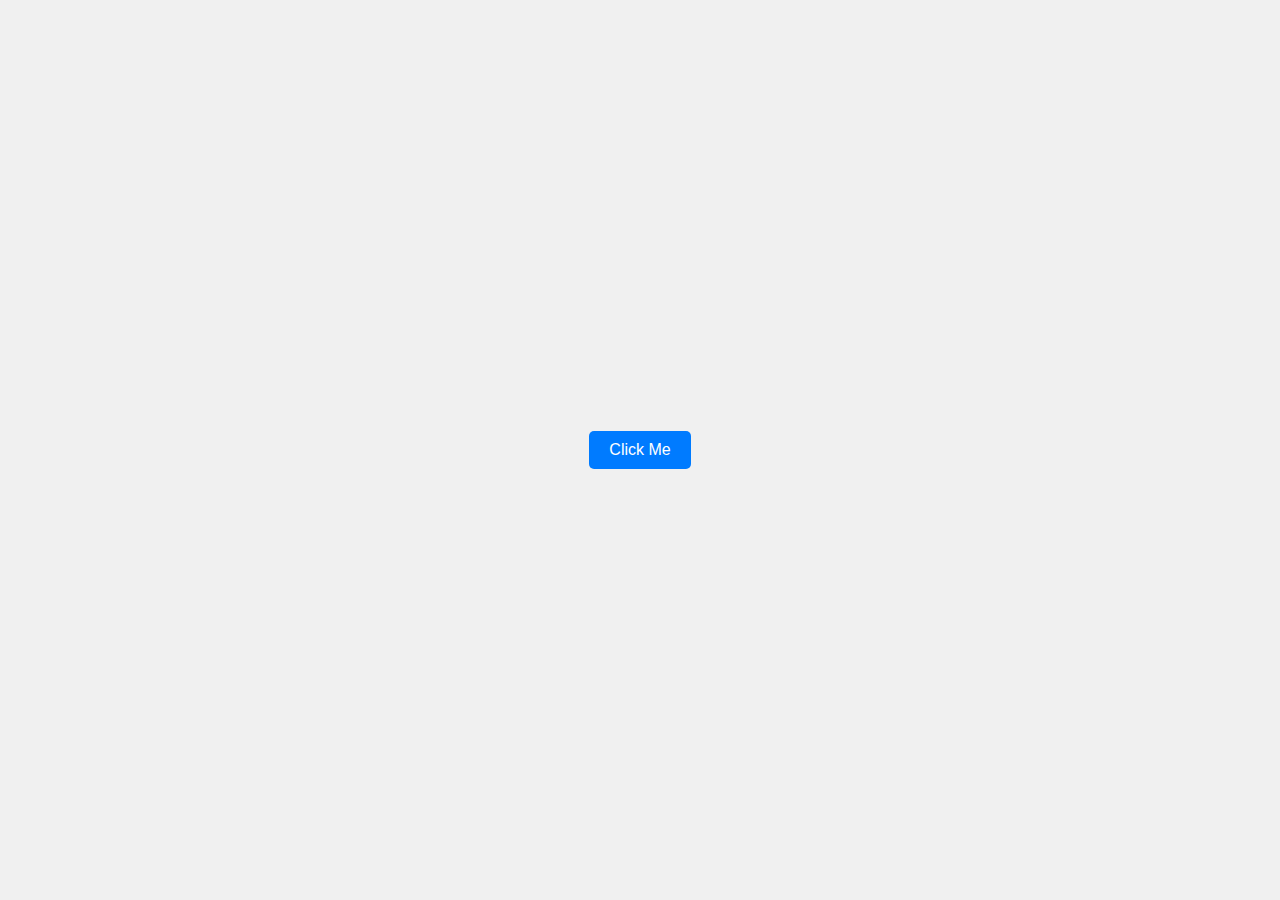
<file: level1task2-1/index.html>
<!DOCTYPE html>
<html lang="en">
<head>
    <meta charset="UTF-8">
    <meta name="viewport" content="width=device-width, initial-scale=1.0">
    <title>Color Changing Button</title>
    <style>
        body {
            font-family: Arial, sans-serif;
            display: flex;
            justify-content: center;
            align-items: center;
            height: 100vh;
            margin: 0;
            background-color: #f0f0f0;
        }

        .container {
            text-align: center;
        }

        button {
            padding: 10px 20px;
            border: none;
            border-radius: 5px;
            background-color: #007bff;
            color: white;
            font-size: 16px;
            cursor: pointer;
            transition: background-color 0.3s ease;
        }

        button:hover {
            background-color: #0056b3;
        }
    </style>
</head>
<body>
    <div class="container">
        <button id="colorButton">Click Me</button>
    </div>

    <script>
        // JavaScript code to change button color on click
        document.addEventListener('DOMContentLoaded', () => {
            const button = document.getElementById('colorButton');
            
            // Array of colors
            const colors = ['#007bff', '#28a745', '#dc3545', '#ffc107', '#17a2b8'];
            let currentColorIndex = 0;

            button.addEventListener('click', () => {
                // Update the button's background color
                currentColorIndex = (currentColorIndex + 1) % colors.length;
                button.style.backgroundColor = colors[currentColorIndex];
            });
        });
    </script>
</body>
</html>
</file>
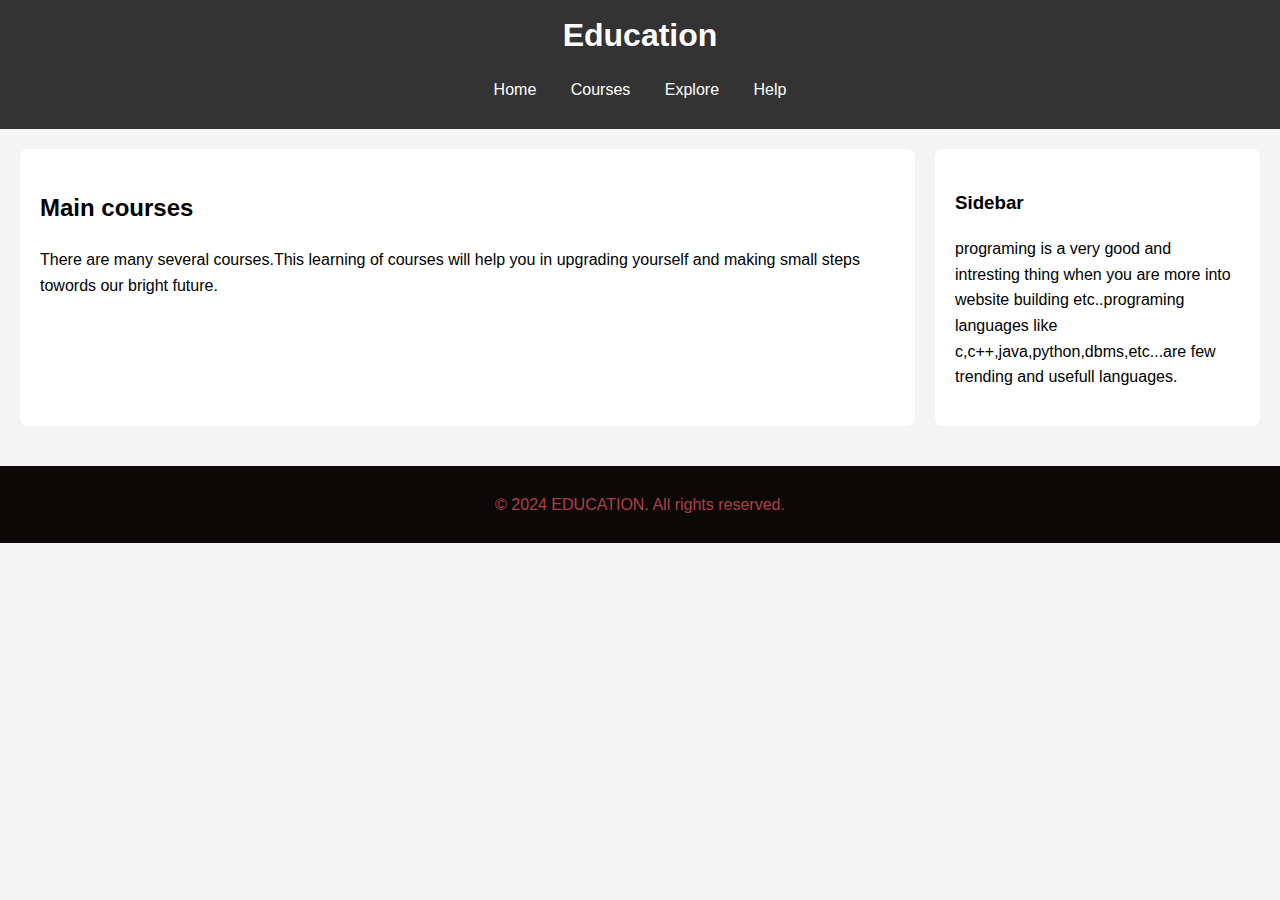
<file: level2-task2-1/index.html>
<!DOCTYPE html>
<html lang="en">
<head>
    <meta charset="UTF-8">
    <meta name="viewport" content="width=device-width, initial-scale=1.0">
    <title>Responsive Webpage</title>
    <link rel="stylesheet" href="styles.css">
</head>
<body>
    <header>
        <h1>Education</h1>
        <nav>
            <ul>
                <li><a href="#">Home</a></li>
                <li><a href="#">Courses</a></li>
                <li><a href="#">Explore</a></li>
                <li><a href="#">Help</a></li>
            </ul>
        </nav>
    </header>

    <main>
        <section class="content">
            <h2>Main courses</h2>
            <p>There are many several courses.This learning of courses will help you in upgrading yourself and making small steps towords our bright future.</p>
        </section>

        <aside class="sidebar">
            <h3>Sidebar</h3>
            <p>programing is a very good and intresting thing when you are more into website building etc..programing languages like c,c++,java,python,dbms,etc...are few trending and usefull languages.</p>
        </aside>
    </main>

    <footer>
        <p>&copy; 2024 EDUCATION. All rights reserved.</p>
    </footer>
</body>
</html>
</file>
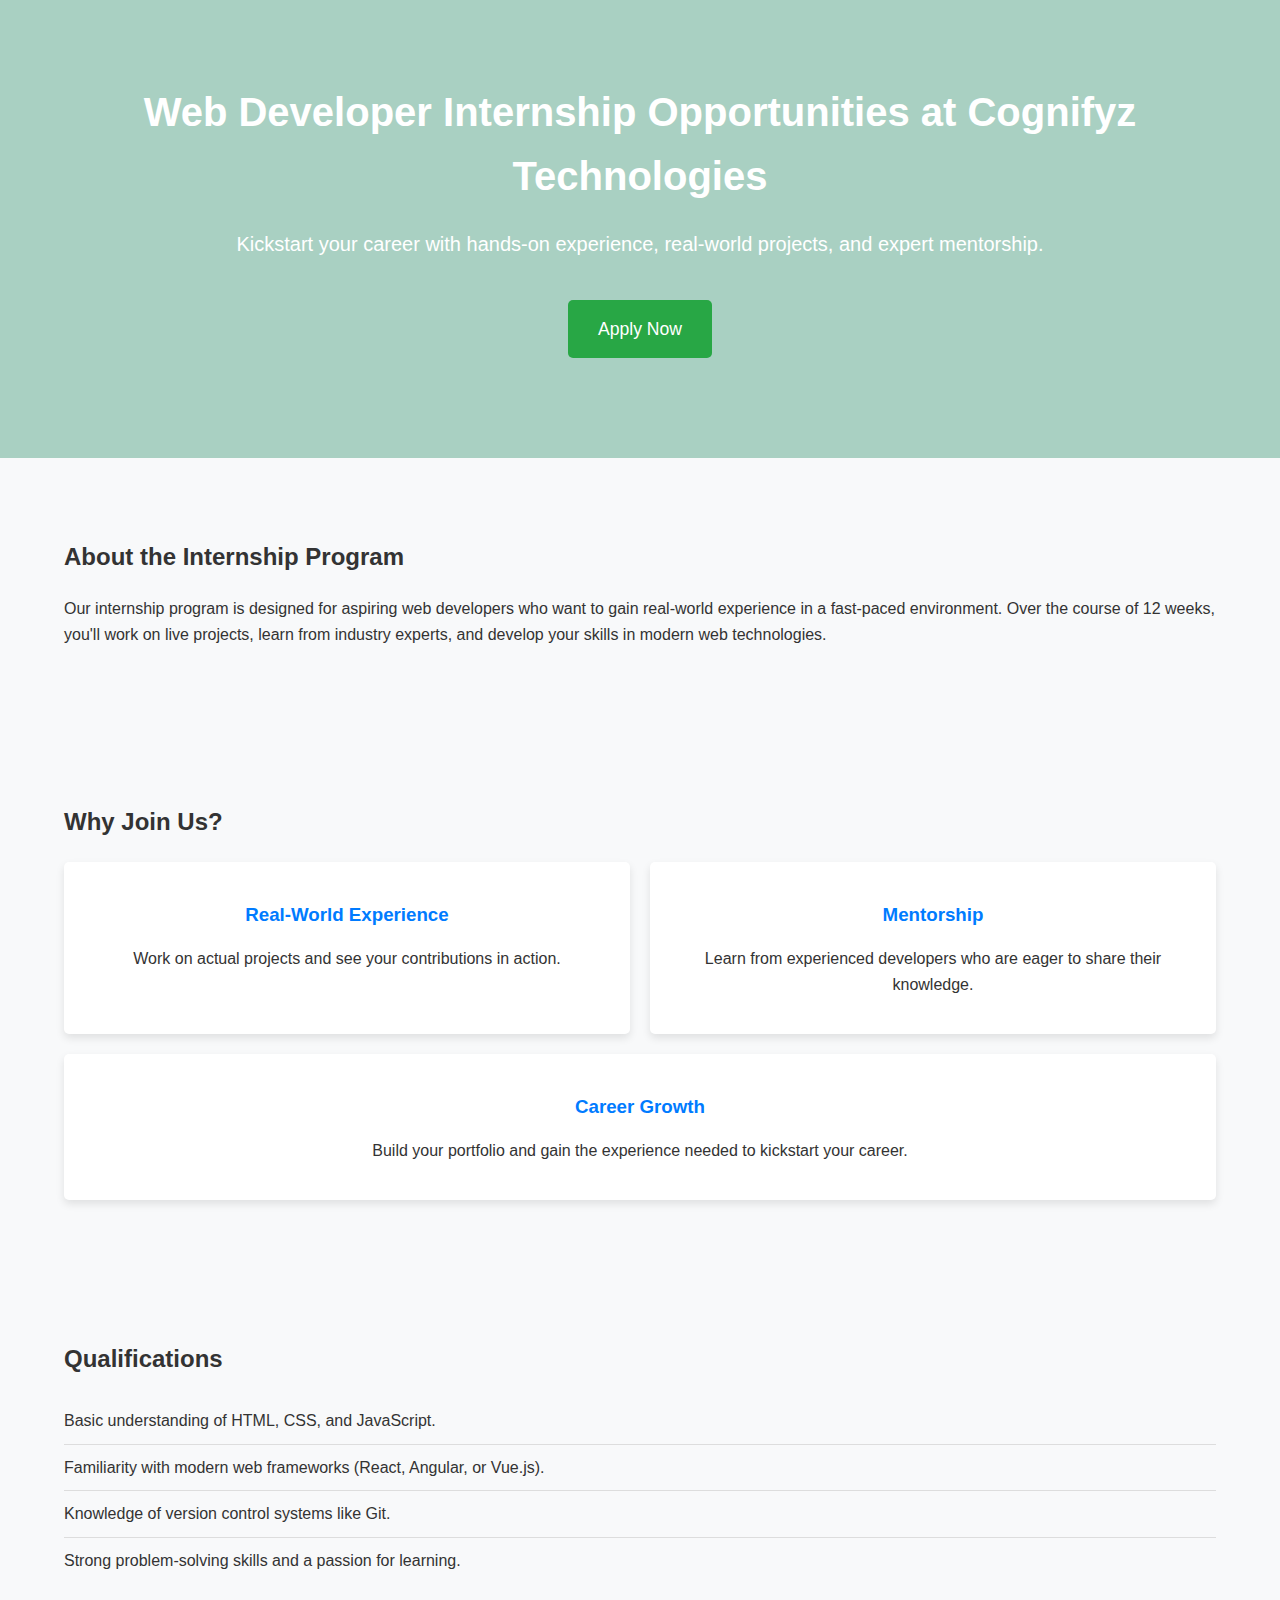
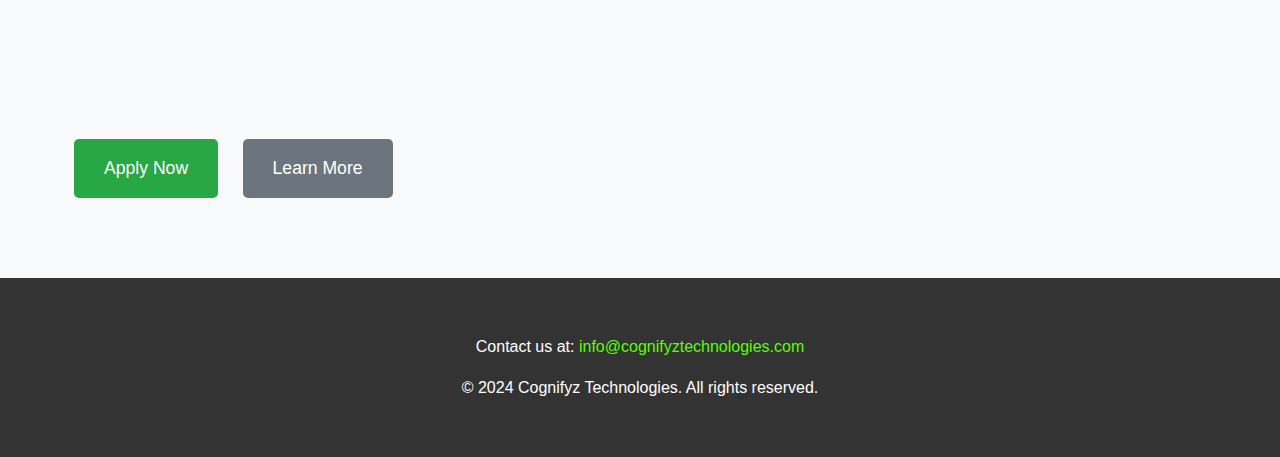
<file: level3 task2/index.html>
<!DOCTYPE html>
<html lang="en">
<head>
    <meta charset="UTF-8">
    <meta name="viewport" content="width=device-width, initial-scale=1.0">
    <title>Web Developer Internship - Cognifyz Technologies</title>
    <link rel="stylesheet" href="styles.css">
</head>
<body>
    <header class="hero-section">
        <div class="container">
            <h1>Web Developer Internship Opportunities at Cognifyz Technologies</h1>
            <p>Kickstart your career with hands-on experience, real-world projects, and expert mentorship.</p>
            <a href="#apply" class="cta-button">Apply Now</a>
        </div>
    </header>

    <section class="overview-section">
        <div class="container">
            <h2>About the Internship Program</h2>
            <p>Our internship program is designed for aspiring web developers who want to gain real-world experience in a fast-paced environment. Over the course of 12 weeks, you'll work on live projects, learn from industry experts, and develop your skills in modern web technologies.</p>
        </div>
    </section>

    <section class="highlights-section">
        <div class="container">
            <h2>Why Join Us?</h2>
            <div class="highlights">
                <div class="highlight-item">
                    <h3>Real-World Experience</h3>
                    <p>Work on actual projects and see your contributions in action.</p>
                </div>
                <div class="highlight-item">
                    <h3>Mentorship</h3>
                    <p>Learn from experienced developers who are eager to share their knowledge.</p>
                </div>
                <div class="highlight-item">
                    <h3>Career Growth</h3>
                    <p>Build your portfolio and gain the experience needed to kickstart your career.</p>
                </div>
            </div>
        </div>
    </section>

    <section class="qualifications-section">
        <div class="container">
            <h2>Qualifications</h2>
            <ul>
                <li>Basic understanding of HTML, CSS, and JavaScript.</li>
                <li>Familiarity with modern web frameworks (React, Angular, or Vue.js).</li>
                <li>Knowledge of version control systems like Git.</li>
                <li>Strong problem-solving skills and a passion for learning.</li>
            </ul>
        </div>
    </section>

    <section class="cta-section" id="apply">
        <div class="container">
            <a href="https://www.cognifyztechnologies.com/apply" class="cta-button">Apply Now</a>
            <a href="https://www.cognifyztechnologies.com/learnmore" class="cta-button secondary">Learn More</a>
        </div>
    </section>

    <footer class="footer-section">
        <div class="container">
            <p>Contact us at: <a href="mailto:info@cognifyztechnologies.com">info@cognifyztechnologies.com</a></p>
            <p>&copy; 2024 Cognifyz Technologies. All rights reserved.</p>
        </div>
    </footer>
</body>
</html>
</file>
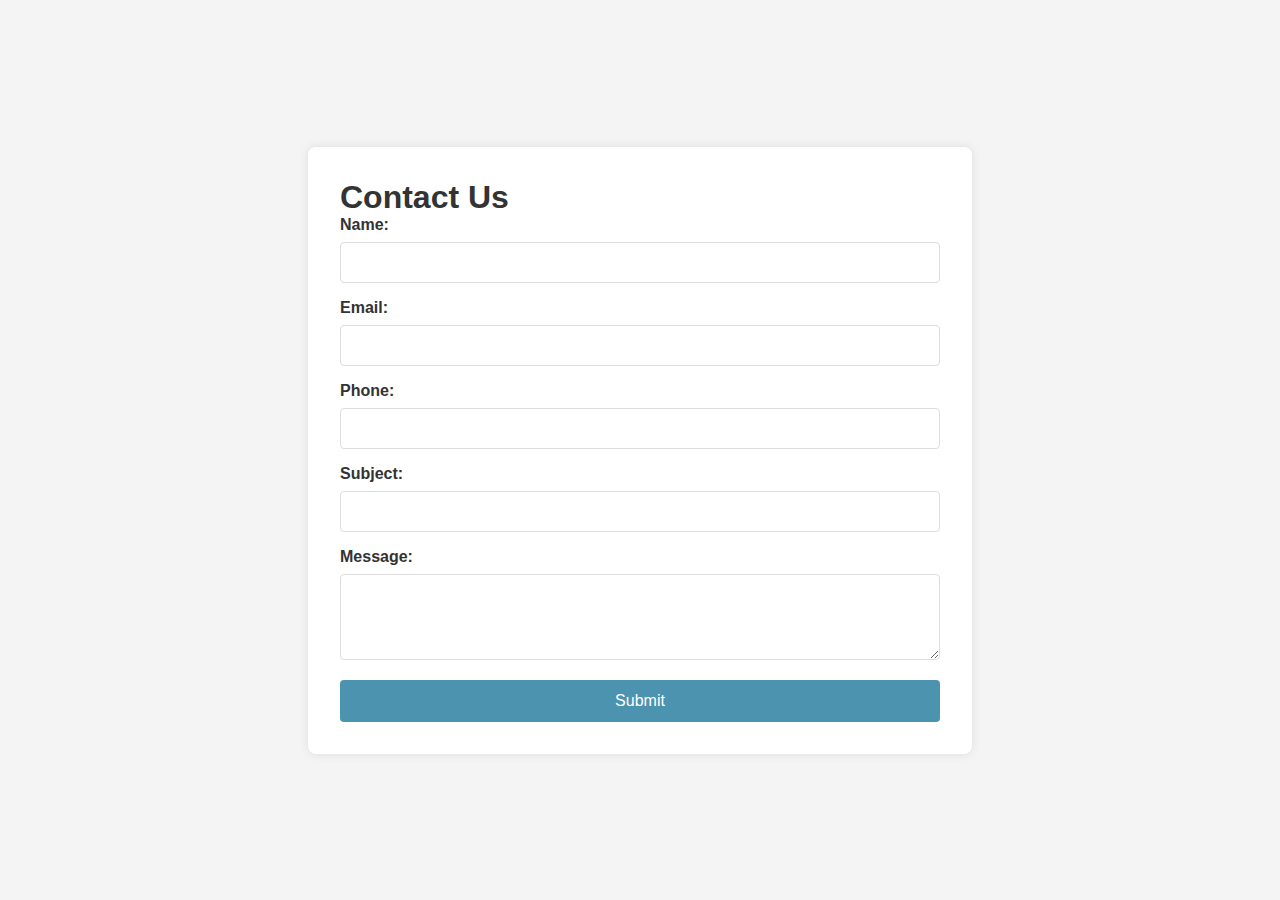
<file: level1-task1-2/index2.html>
<!DOCTYPE html>
<html lang="en">
<head>
    <meta charset="UTF-8">
    <meta name="viewport" content="width=device-width, initial-scale=1.0">
    <title>Contact Form</title>
    <link rel="stylesheet" href="styles.css">
</head>
<body>
    <div class="container">
        <h1>Contact Us</h1>
        <form class="contact-form">
            <div class="form-group">
                <label for="name">Name:</label>
                <input type="text" id="name" name="name" required>
            </div>
            <div class="form-group">
                <label for="email">Email:</label>
                <input type="email" id="email" name="email" required>
            </div>
            <div class="form-group">
                <label for="phone">Phone:</label>
                <input type="tel" id="phone" name="phone">
            </div>
            <div class="form-group">
                <label for="subject">Subject:</label>
                <input type="text" id="subject" name="subject">
            </div>
            <div class="form-group">
                <label for="message">Message:</label>
                <textarea id="message" name="message" rows="4" required></textarea>
            </div>
            <button type="submit">Submit</button>
        </form>
    </div>
</body>
</html>
</file>
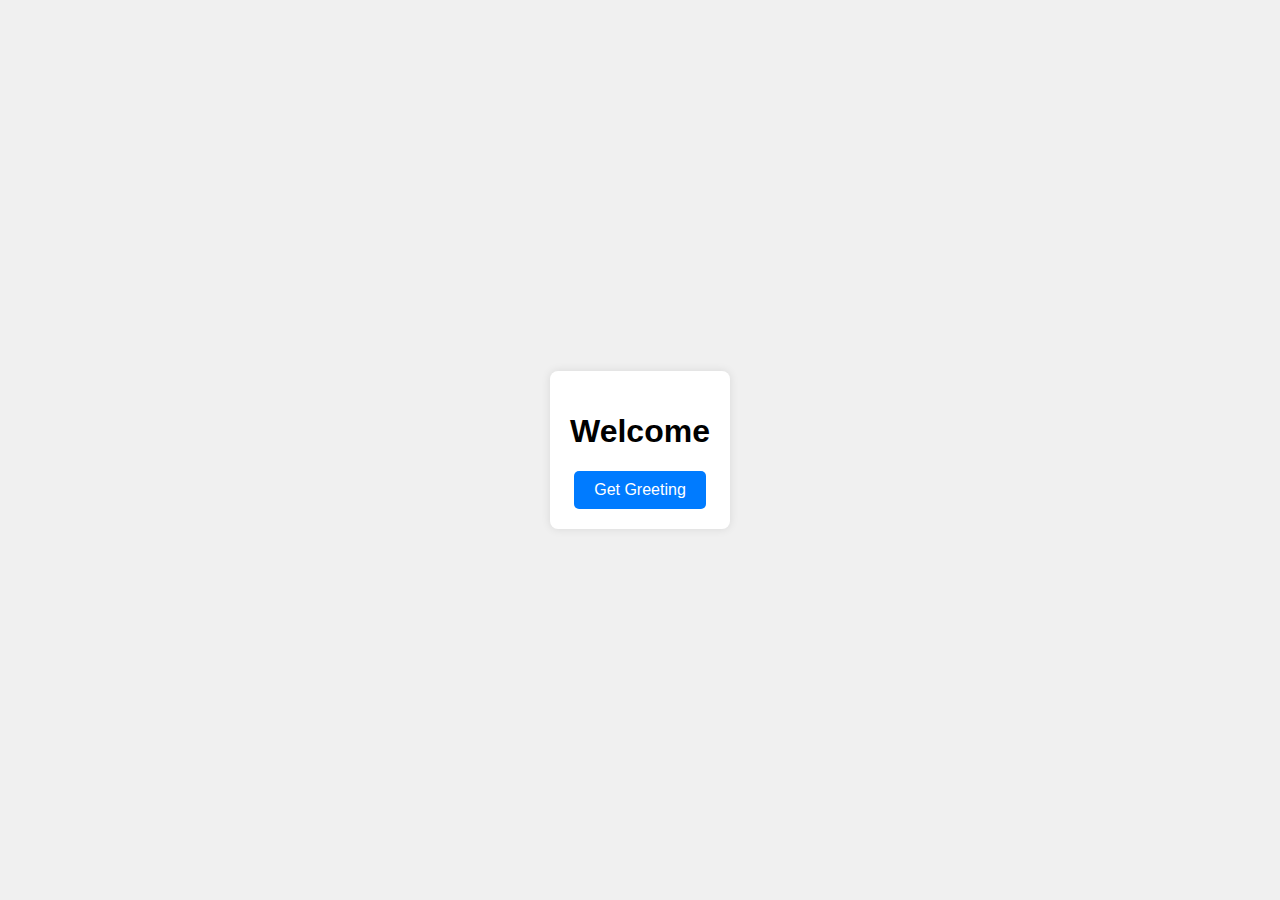
<file: level1-task2-2/alertboxx.html>
<!DOCTYPE html>
<html lang="en">
<head>
    <meta charset="UTF-8">
    <meta name="viewport" content="width=device-width, initial-scale=1.0">
    <title>Greeting Alert Box</title>
    <style>
        body {
            font-family: Arial, sans-serif;
            display: flex;
            justify-content: center;
            align-items: center;
            height: 100vh;
            margin: 0;
            background-color: #f0f0f0;
        }

        .container {
            text-align: center;
            background-color: #ffffff;
            padding: 20px;
            border-radius: 8px;
            box-shadow: 0 0 10px rgba(0, 0, 0, 0.1);
        }

        button {
            padding: 10px 20px;
            border: none;
            border-radius: 5px;
            background-color: #007bff;
            color: white;
            font-size: 16px;
            cursor: pointer;
            transition: background-color 0.3s ease;
        }

        button:hover {
            background-color: #0056b3;
        }
    </style>
</head>
<body>
    <div class="container">
        <h1>Welcome</h1>
        <button id="greetingButton">Get Greeting</button>
    </div>

    <script>
        document.addEventListener('DOMContentLoaded', () => {
            const button = document.getElementById('greetingButton');

            button.addEventListener('click', () => {
                const now = new Date();
                const hours = now.getHours();
                let greeting;

                if (hours >= 5 && hours < 12) {
                    greeting = 'Good Morning!';
                } else if (hours >= 12 && hours < 17) {
                    greeting = 'Good Afternoon!';
                } else if (hours >= 17 && hours < 21) {
                    greeting = 'Good Evening!';
                } else {
                    greeting = 'Good Night!';
                }

                alert(greeting);
            });
        });
    </script>
</body>
</html>
</file>
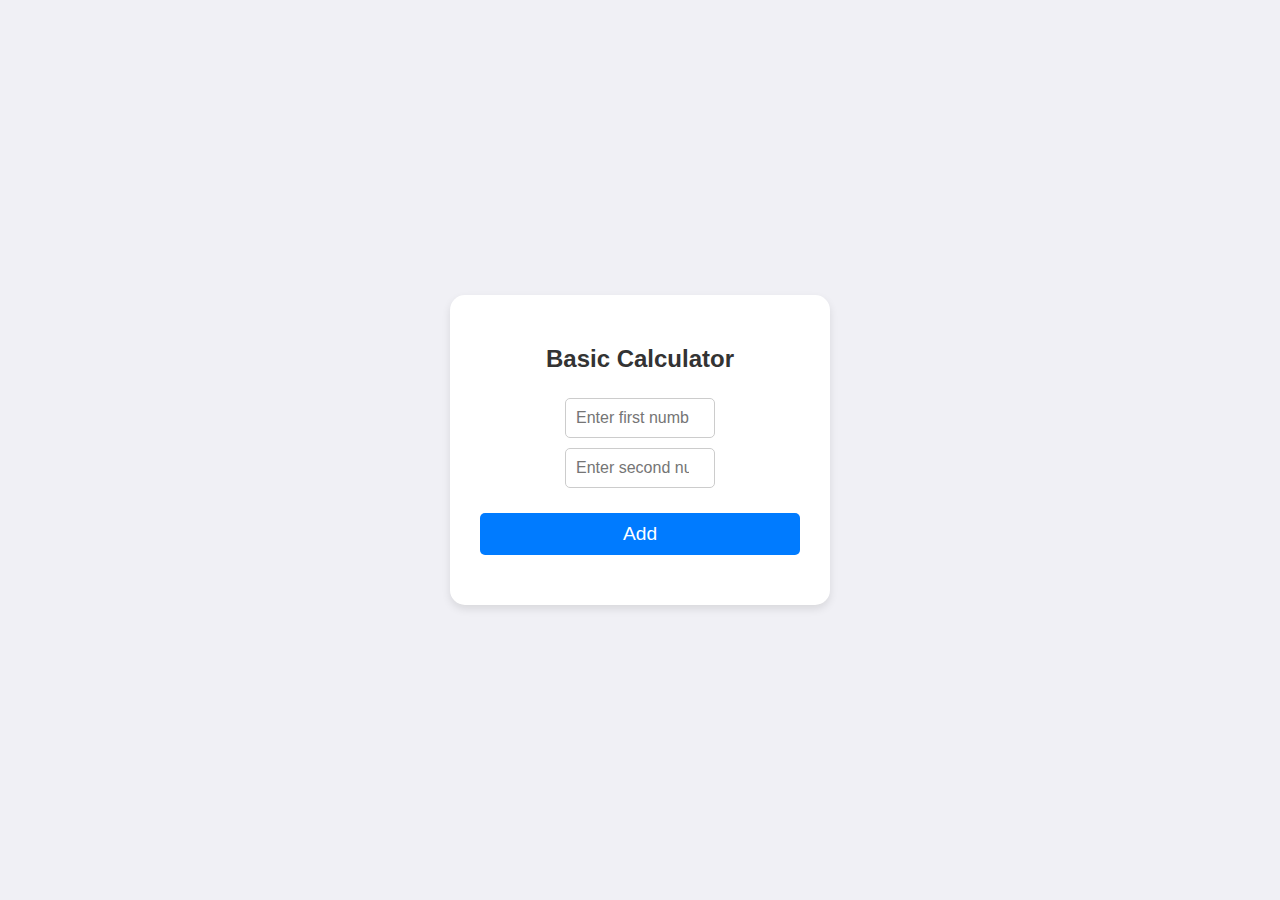
<file: level1-task2-3/calculator.html>
<!DOCTYPE html>
<html lang="en">
<head>
    <meta charset="UTF-8">
    <meta name="viewport" content="width=device-width, initial-scale=1.0">
    <title>Basic Calculator</title>
    <style>
        body {
            background-color: #f0f0f5;
            font-family: 'Roboto', sans-serif;
            display: flex;
            justify-content: center;
            align-items: center;
            height: 100vh;
            margin: 0;
        }
        .calculator {
            background-color: #fff;
            border-radius: 15px;
            box-shadow: 0 4px 8px rgba(0, 0, 0, 0.1);
            padding: 30px;
            width: 320px;
            text-align: center;
        }
        .calculator h2 {
            margin-bottom: 20px;
            font-size: 1.5em;
            color: #333;
        }
        .calculator input[type="number"] {
            width: calc(50% - 10px);
            padding: 10px;
            margin: 5px;
            font-size: 1em;
            border-radius: 5px;
            border: 1px solid #ccc;
            outline: none;
            box-sizing: border-box;
        }
        .calculator input[type="number"]:focus {
            border-color: #007bff;
        }
        .calculator button {
            width: 100%;
            padding: 10px;
            font-size: 1.2em;
            color: #fff;
            background-color: #007bff;
            border: none;
            border-radius: 5px;
            cursor: pointer;
            transition: background-color 0.3s;
            margin-top: 20px;
        }
        .calculator button:hover {
            background-color: #0056b3;
        }
        .result {
            margin-top: 20px;
            font-size: 1.4em;
            color: #333;
        }
    </style>
</head>
<body>

<div class="calculator">
    <h2>Basic Calculator</h2>
    <input type="number" id="num1" placeholder="Enter first number">
    <input type="number" id="num2" placeholder="Enter second number">
    <br>
    <button onclick="calculate()">Add</button>
    <div class="result" id="result"></div>
</div>

<script>
    function calculate() {
        const num1 = parseFloat(document.getElementById('num1').value);
        const num2 = parseFloat(document.getElementById('num2').value);
        if (!isNaN(num1) && !isNaN(num2)) {
            const sum = num1 + num2;
            document.getElementById('result').innerText = 'Result: ' + sum;
        } else {
            document.getElementById('result').innerText = 'Please enter valid numbers';
        }
    }
</script>
</body>
</html>
</file>
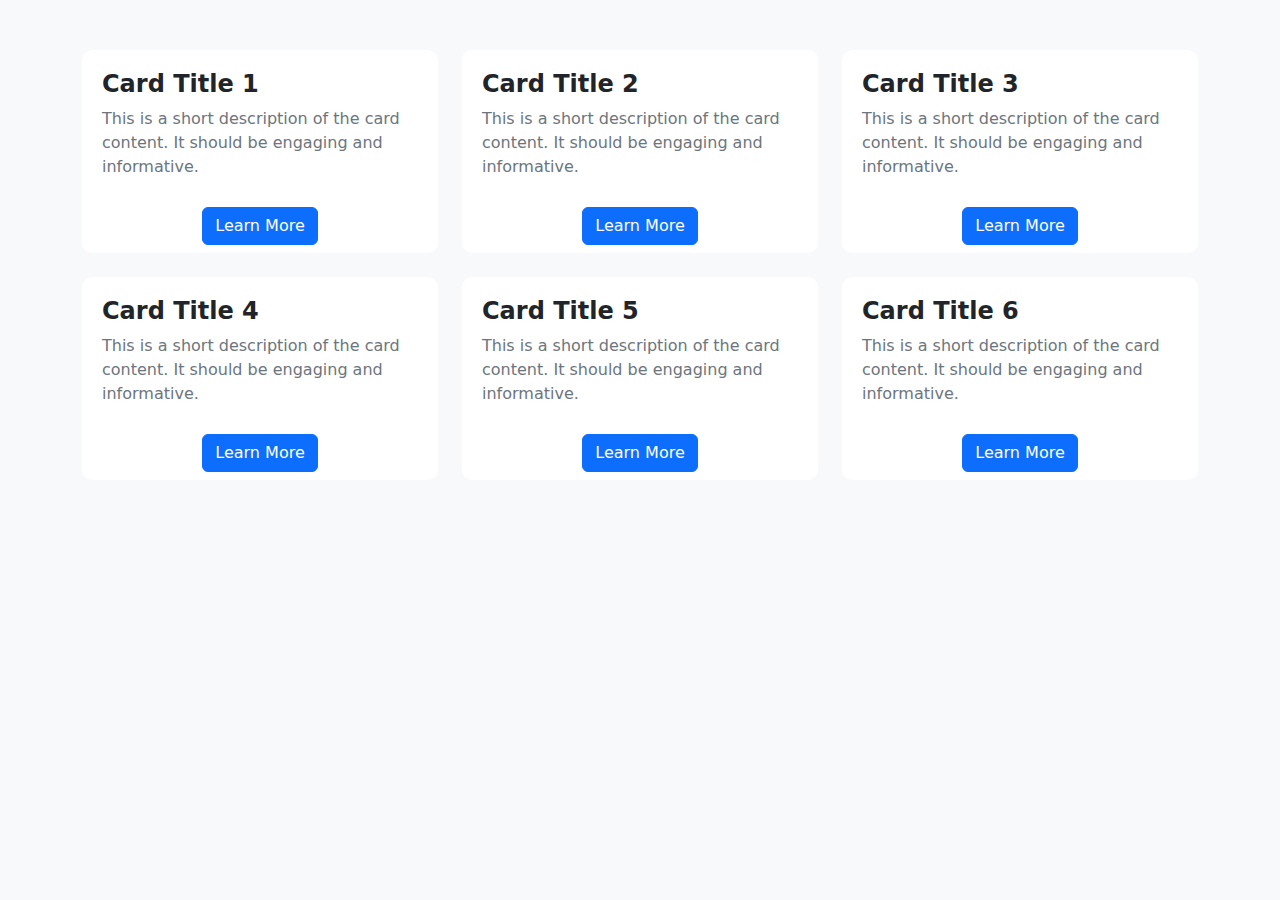
<file: level2-task1-2/layout.html>
<!DOCTYPE html>
<html lang="en">

<head>
    <meta charset="UTF-8">
    <meta name="viewport" content="width=device-width, initial-scale=1.0">
    <title>Responsive Grid Layout</title>
    <!-- Bootstrap 5 CSS -->
    <link href="https://cdn.jsdelivr.net/npm/bootstrap@5.3.0/dist/css/bootstrap.min.css" rel="stylesheet">
    <style>
        body {
            background-color: #f8f9fa;
        }

        .container {
            margin-top: 50px;
        }

        .card {
            border: none;
            border-radius: 10px;
            transition: transform 0.2s;
        }

        .card:hover {
            transform: translateY(-10px);
            box-shadow: 0 4px 20px rgba(0, 0, 0, 0.2);
        }

        .card-body {
            padding: 20px;
        }

        .card-title {
            font-size: 1.5rem;
            font-weight: bold;
        }

        .card-text {
            font-size: 1rem;
            color: #6c757d;
        }

        .card-footer {
            background-color: transparent;
            border-top: none;
        }
    </style>
</head>

<body>
    <div class="container">
        <div class="row">
            <!-- Column 1 -->
            <div class="col-lg-4 col-md-6 mb-4">
                <div class="card h-100">
                    <div class="card-body">
                        <h5 class="card-title">Card Title 1</h5>
                        <p class="card-text">This is a short description of the card content. It should be engaging and informative.</p>
                    </div>
                    <div class="card-footer text-center">
                        <a href="#" class="btn btn-primary">Learn More</a>
                    </div>
                </div>
            </div>
            <!-- Column 2 -->
            <div class="col-lg-4 col-md-6 mb-4">
                <div class="card h-100">
                    <div class="card-body">
                        <h5 class="card-title">Card Title 2</h5>
                        <p class="card-text">This is a short description of the card content. It should be engaging and informative.</p>
                    </div>
                    <div class="card-footer text-center">
                        <a href="#" class="btn btn-primary">Learn More</a>
                    </div>
                </div>
            </div>
            <!-- Column 3 -->
            <div class="col-lg-4 col-md-6 mb-4">
                <div class="card h-100">
                    <div class="card-body">
                        <h5 class="card-title">Card Title 3</h5>
                        <p class="card-text">This is a short description of the card content. It should be engaging and informative.</p>
                    </div>
                    <div class="card-footer text-center">
                        <a href="#" class="btn btn-primary">Learn More</a>
                    </div>
                </div>
            </div>
            <!-- Column 4 -->
            <div class="col-lg-4 col-md-6 mb-4">
                <div class="card h-100">
                    <div class="card-body">
                        <h5 class="card-title">Card Title 4</h5>
                        <p class="card-text">This is a short description of the card content. It should be engaging and informative.</p>
                    </div>
                    <div class="card-footer text-center">
                        <a href="#" class="btn btn-primary">Learn More</a>
                    </div>
                </div>
            </div>
            <!-- Column 5 -->
            <div class="col-lg-4 col-md-6 mb-4">
                <div class="card h-100">
                    <div class="card-body">
                        <h5 class="card-title">Card Title 5</h5>
                        <p class="card-text">This is a short description of the card content. It should be engaging and informative.</p>
                    </div>
                    <div class="card-footer text-center">
                        <a href="#" class="btn btn-primary">Learn More</a>
                    </div>
                </div>
            </div>
            <!-- Column 6 -->
            <div class="col-lg-4 col-md-6 mb-4">
                <div class="card h-100">
                    <div class="card-body">
                        <h5 class="card-title">Card Title 6</h5>
                        <p class="card-text">This is a short description of the card content. It should be engaging and informative.</p>
                    </div>
                    <div class="card-footer text-center">
                        <a href="#" class="btn btn-primary">Learn More</a>
                    </div>
                </div>
            </div>
        </div>
    </div>

    <!-- Bootstrap 5 JS (optional for functionality) -->
    <script src="https://cdn.jsdelivr.net/npm/bootstrap@5.3.0/dist/js/bootstrap.bundle.min.js"></script>
</body>

</html>
</file>
<file: level2-task2-1/styles.css>
body {
    font-family: Arial, sans-serif;
    line-height: 1.6;
    margin: 0;
    padding: 0;
    background-color: #f4f4f4;
}

header {
    background-color: #333;
    color: white;
    padding: 10px 0;
    text-align: center;
}

header h1 {
    margin: 0;
    font-size: 2rem;
}

nav ul {
    list-style: none;
    padding: 0;
}

nav ul li {
    display: inline;
    margin: 0 15px;
}

nav ul li a {
    color: white;
    text-decoration: none;
}

main {
    display: flex;
    flex-wrap: wrap;
    justify-content: space-between;
    padding: 20px;
}

.content {
    flex: 3;
    padding: 20px;
    background: white;
    margin-right: 20px;
    border-radius: 8px;
}

.sidebar {
    flex: 1;
    padding: 20px;
    background: white;
    border-radius: 8px;
}

footer {
    background-color: #0c0808;
    color: rgb(173, 65, 65);
    text-align: center;
    padding: 10px 0;
    position: relative;
    bottom: 0;
    width: 100%;
    margin-top: 20px;


}

/* Media Queries */

/* Tablet View */
@media (max-width: 768px) {
    header h1 {
        font-size: 1.5rem;
    }

    nav ul li {
        display: block;
        text-align: center;
        margin: 10px 0;
    }

    main {
        flex-direction: column;
    }

    .content {
        margin-right: 0;
    }

    footer p {
        font-size: 0.9rem;
    }
}

/* Mobile View */
@media (max-width: 480px) {
    header h1 {
        font-size: 1.2rem;
    }

    nav ul li {
        margin: 5px 0;
    }

    .content, .sidebar {
        padding: 10px;
    }

    footer p {
        font-size: 0.8rem;
    }
}
</file>
<file: level3 task2/styles.css>
body {
    font-family: Arial, sans-serif;
    margin: 0;
    padding: 0;
    line-height: 1.6;
    color: #333333;
}

.container {
    width: 90%;
    max-width: 1200px;
    margin: auto;
    padding: 20px;
}

.hero-section {
    background: #a9d0c2;
    color: white;
    padding: 60px 0;
    text-align: center;
}

.hero-section h1 {
    margin: 0;
    font-size: 2.5rem;
    font-weight: bold;
}

.hero-section p {
    margin: 20px 0;
    font-size: 1.25rem;
}

.cta-button {
    display: inline-block;
    padding: 15px 30px;
    margin: 20px 10px;
    background-color: #28a745;
    color: white;
    font-size: 1.1rem;
    text-decoration: none;
    border-radius: 5px;
    transition: background-color 0.3s ease;
}

.cta-button:hover {
    background-color: #218838;
}

.cta-button.secondary {
    background-color: #6c757d;
}

.cta-button.secondary:hover {
    background-color: #5a6268;
}

.overview-section,
.highlights-section,
.qualifications-section,
.cta-section {
    padding: 40px 0;
    background-color: #f8f9fa;
}

.highlights {
    display: flex;
    flex-wrap: wrap;
    gap: 20px;
    justify-content: space-around;
}

.highlight-item {
    flex: 1 1 calc(33.333% - 20px);
    background: white;
    padding: 20px;
    border-radius: 5px;
    box-shadow: 0 4px 8px rgba(0, 0, 0, 0.1);
    text-align: center;
}

.highlight-item h3 {
    margin-bottom: 15px;
    color: #007BFF;
}

.qualifications-section ul {
    list-style-type: none;
    padding: 0;
}

.qualifications-section li {
    padding: 10px 0;
    border-bottom: 1px solid #ddd;
}

.qualifications-section li:last-child {
    border-bottom: none;
}

.footer-section {
    background: #333;
    color: white;
    text-align: center;
    padding: 20px 0;
}

.footer-section a {
    color: #59ff00;
    text-decoration: none;
}

.footer-section a:hover {
    text-decoration: underline;
}

/* Responsive Styles */
@media (max-width: 768px) {
    .hero-section h1 {
        font-size: 2rem;
    }

    .highlights {
        flex-direction: column;
    }

    .highlight-item {
        flex: 1 1 100%;
    }

    .cta-button {
        margin-bottom: 15px;
    }
}

@media (max-width: 480px) {
    .hero-section h1 {
        font-size: 1.5rem;
    }

    .cta-button {
        font-size: 1rem;
        padding: 12px 20px;
    }
}
</file>
<file: level1-task1-2/styles.css>
/* Responsive design */
@media (max-width: 600px) {
    .container {
        padding: 1rem;
    }

    button {
        font-size: 0.875rem;
    }
}
/* Basic reset and styling */
body, h1, form, label, input, textarea, button {
    margin: 0;
    padding: 0;
    box-sizing: border-box;
}

body {
    font-family: Arial, sans-serif;
    background-color: #f4f4f4;
    color: #333;
    display: flex;
    justify-content: center;
    align-items: center;
    min-height: 100vh;
    margin: 0;
}

/* Container styling */
.container {
    background: #fff;
    padding: 2rem;
    border-radius: 8px;
    box-shadow: 0 0 10px rgba(0, 0, 0, 0.1);
    max-width: 600px;
    width: 100%;
}

/* Form styling */
.contact-form {
    display: flex;
    flex-direction: column;
}

.form-group {
    margin-bottom: 1rem;
}

label {
    display: block;
    margin-bottom: 0.5rem;
    font-weight: bold;
}

input, textarea {
    width: 100%;
    padding: 0.75rem;
    border: 1px solid #ddd;
    border-radius: 4px;
}

textarea {
    resize: vertical; /* Allows vertical resizing of the textarea */
}

button {
    background-color: #4c93af; /* blue background */
    color: #fff;
    border: none;
    padding: 0.75rem;
    border-radius: 4px;
    cursor: pointer;
    font-size: 1rem;
    transition: background-color 0.3s ease;
}

button:hover {
    background-color: #45a049; /* Darker green on hover */
}
</file>
